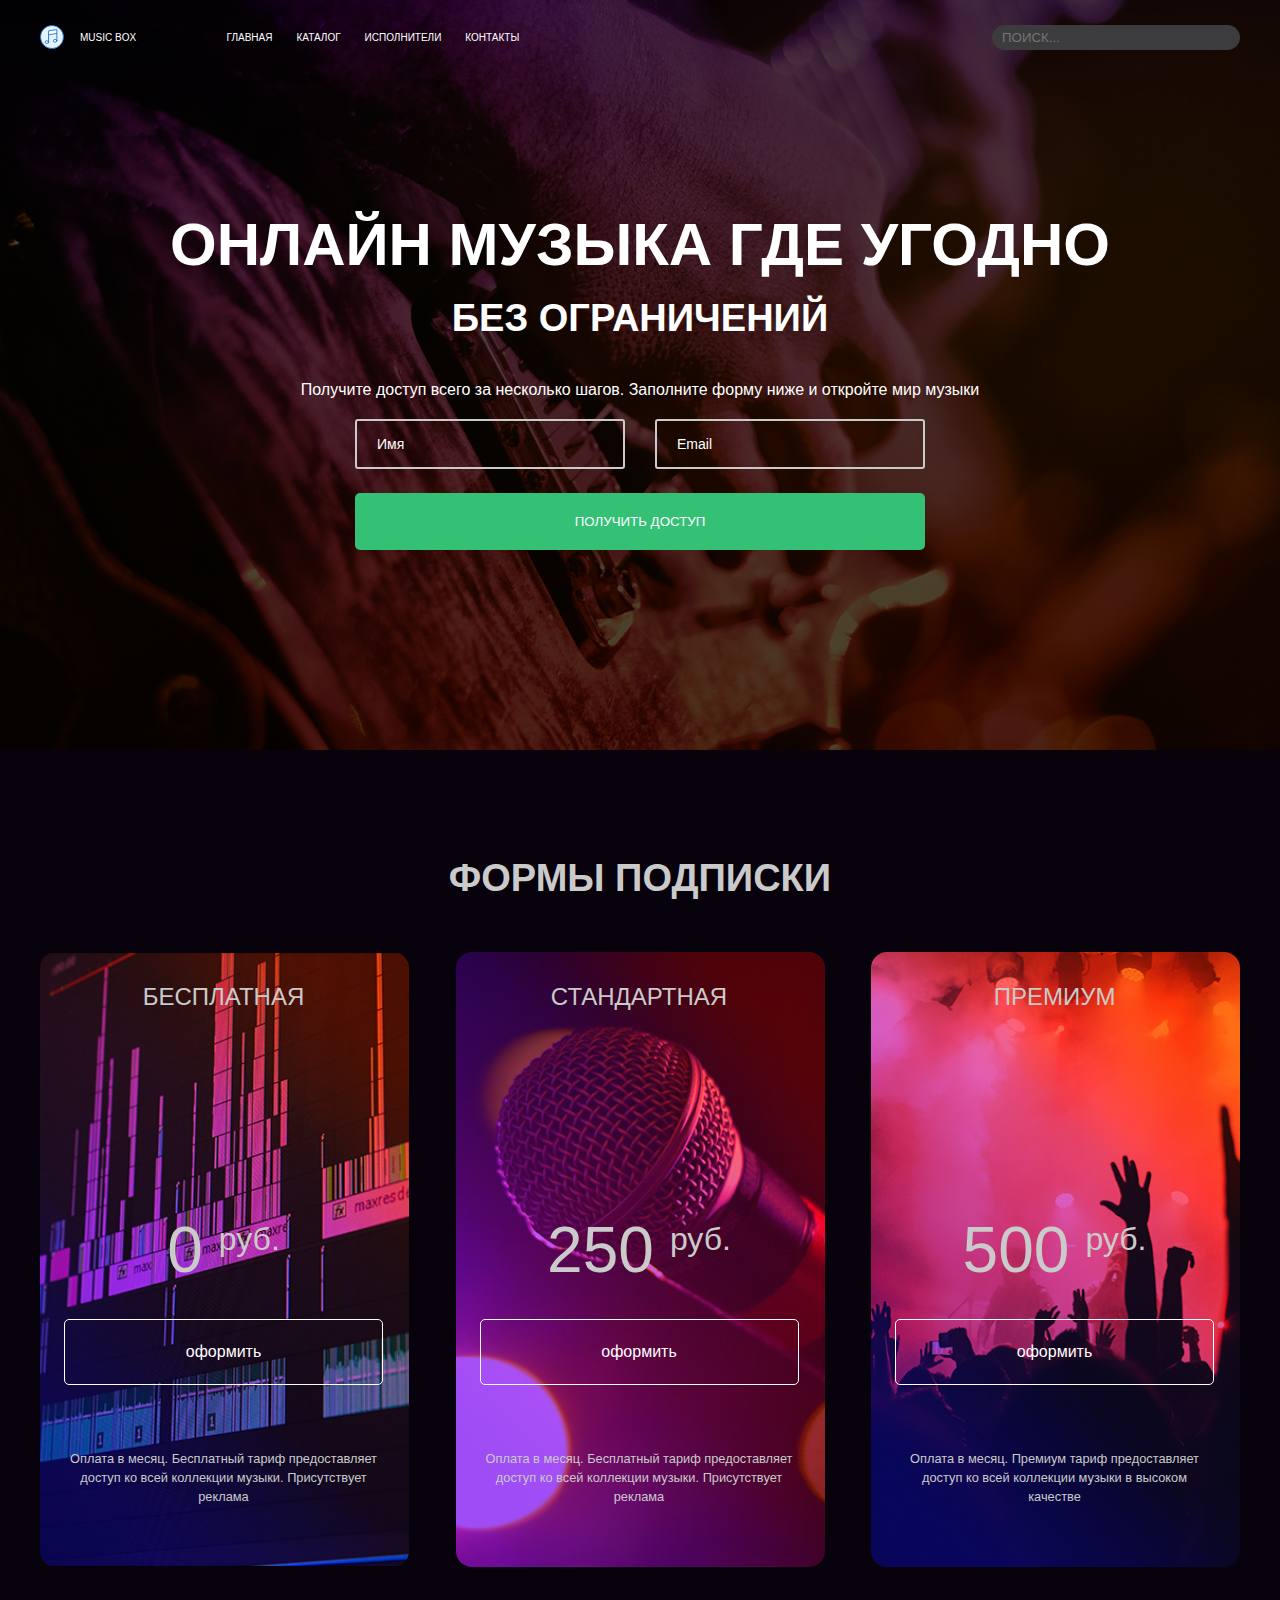
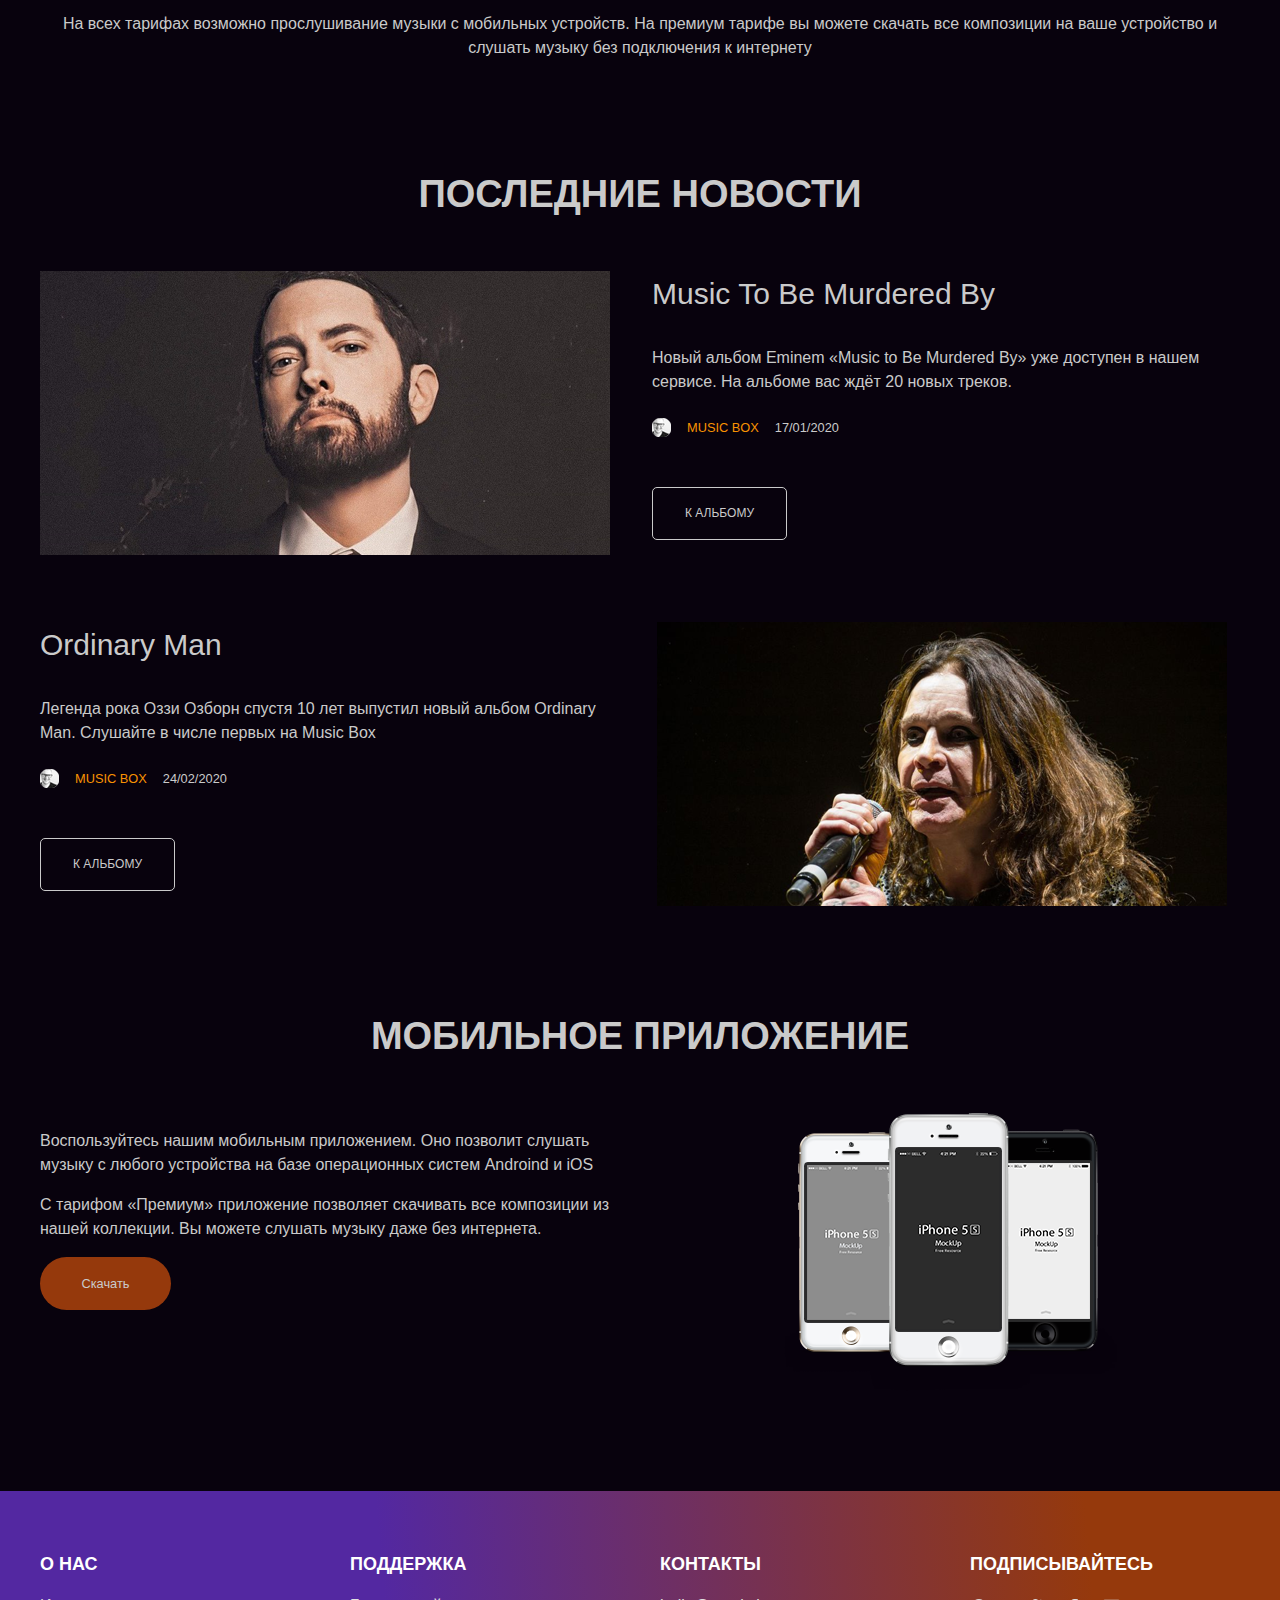
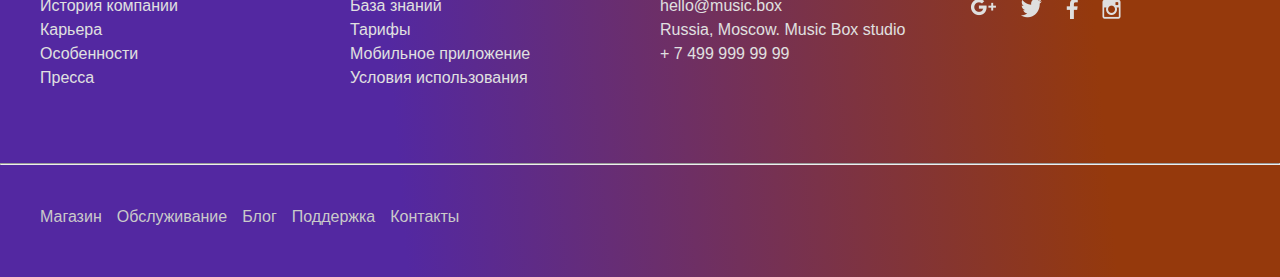
<file: src/index.html>
<!DOCTYPE html>
<html lang="en">

<head>
   <meta charset="UTF-8">
   <meta name="viewport" content="width=device-width, initial-scale=1.0">
   <title> Портал "Music Box". AlexanderK-coder/project-lvl2</title>
   <link rel="stylesheet" href="./css/app.css">

</head>

<body>
   <div class="header d-flex jc-between container">
      <div class="logo d-flex">
         <div class="logo-image"> <img src="./images/logo.svg" alt="Логотип портала Music Box"></div>
         <div class="logo-title color-white">music box</div>
      </div>
      <div class="nav">
         <nav class="menu">
            <ul class="ul-menu d-flex color-white">
               <li><a href="index.html" class="white">главная</a></li>
               <li><a href="artist.html">каталог</a></li>
               <li><a href="artist.html">исполнители</a></li>
               <li><a href="artist.html">контакты</a></li>
            </ul>
         </nav>
      </div>
      <input name="search" class="input" type="search" placeholder="поиск...">
   </div>
   <section id="page-description" class="banner">
      <div class="container desc">
         <div class=" main-title jc-center t-align-center color-white">
            <h1>онлайн музыка где угодно</h1>
            <h2>без ограничений</h2>
            <p class="sub">Получите доступ всего за несколько шагов. Заполните форму ниже и откройте мир
               музыки</p>
         </div>
         <div class="d-flex flex-wrap">
            <form class="form">
               <input class="form-input" type="text" name="username" placeholder="Имя" />
               <input class="form-input" type="email" name="email" placeholder="Email" />
               <button class="btn btn-form" type="submit">Получить доступ</button>
            </form>
         </div>
      </div>
   </section>
   <section id="page-pricing">
      <div class="container t-align-center">
         <h2>формы подписки</h2>

         <div class="card-container d-flex flex-wrap jc-between">
            <div class="card bg-card-1">
               <div class="card-type d-flex jc-between">
                  <h3 class="card-title">бесплатная</h3>
                  <p class="card-price">0<sup class="card-value">руб.</sup></p>
                  <a href="#" class="btn btn-card w-100" type="submit">оформить</a>
                  <p class="card-text">
                     Оплата в месяц. Бесплатный тариф предоставляет доступ ко всей коллекции музыки.
                     Присутствует реклама
                  </p>
               </div>
            </div>
            <div class="card bg-card-2 ">
               <div class="card-type d-flex jc-between">
                  <h3 class="card-title">стандартная</h3>
                  <p class="card-price">250<sup class="card-value">руб.</sup></p>
                  <a href="#" class="btn btn-card w-100" type="submit">оформить</a>
                  <p class="card-text">
                     Оплата в месяц. Бесплатный тариф предоставляет доступ ко всей коллекции музыки.
                     Присутствует реклама
                  </p>
               </div>
            </div>
            <div class="card bg-card-3 ">
               <div class="card-type d-flex jc-between">
                  <h3 class="card-title">премиум</h3>
                  <p class="card-price">500<sup class="card-value">руб.</sup></p>
                  <a href="#" class="btn btn-card w-100" type="submit">оформить</a>
                  <p class="card-text">
                     Оплата в месяц. Премиум тариф предоставляет доступ ко всей коллекции музыки в высоком
                     качестве
                  </p>
               </div>
            </div>
         </div>
         <p class="page-text">На всех тарифах возможно прослушивание музыки с мобильных устройств. На премиум
            тарифе
            вы можете скачать все композиции на ваше устройство и слушать музыку без подключения к интернету</p>
      </div>
   </section>
   <section id="page-news">
      <div class="container">
         <h2>последние новости</h2>
         <div class="news-item">
            <div class="foto-1">
               <img src="./images/Music to Be Murdered By.png"
                  alt="Фото обложки нового альбома Eminem «Music to Be Murdered By»">
            </div>
            <div class="news-info">
               <div class="news-body">
                  <h3>Music to Be Murdered By</h3>
                  <p>Новый альбом Eminem «Music to Be Murdered By» уже доступен в нашем сервисе. На альбоме вас
                     ждёт
                     20
                     новых треков. </p>
               </div>
               <div class="news-footer">
                  <div class="news-author">
                     <div class="avatar"></div>
                     <div class="autor">
                        MUSIC BOX
                     </div>
                     <div class="date">
                        17/01/2020
                     </div>
                  </div>

                  <div class="feed">
                     <a href="#" class="btn btn-feed">к альбому</a>
                  </div>
               </div>
            </div>
         </div>
         <div class="news-item-2">
            <div class="news-info item2">
               <div class="news-body">
                  <h3>Ordinary Man</h3>
                  <p>Легенда рока Оззи Озборн спустя 10 лет выпустил новый альбом Ordinary Man. Слушайте в числе
                     первых
                     на Music Box</p>
               </div>
               <div class="news-footer">
                  <div class="news-author">
                     <div class="avatar"></div>
                     <div class="autor">
                        MUSIC BOX
                     </div>
                     <div class="date">
                        24/02/2020
                     </div>
                  </div>
                  <div class="feed">
                     <a href="#" class="btn btn-feed">к альбому</a>
                  </div>
               </div>
            </div>
            <div class="foto-2">
               <img src="./images/Ordinary Man.png" alt="Фото Легенды рока Оззи Озборна">
            </div>
         </div>
      </div>
   </section>
   <section id="page-app">
      <div class="container">
         <h2>мобильное приложение</h2>
         <div class="app-flex">
            <div class="app-text">
               <p class="app-text-1">Воспользуйтесь нашим мобильным приложением. Оно позволит слушать музыку с любого
                  устройства на
                  базе
                  операционных систем Androind и iOS</p>

               <p>С тарифом «Премиум» приложение позволяет скачивать все композиции из нашей коллекции. Вы можете
                  слушать музыку даже без интернета.</p>
               <a href="#" class="btn btn-download">Cкачать</a>
            </div>
            <div class="iphone">
               <img src="./images/iphone.png" alt="Фото айфонов">
            </div>
         </div>
      </div>
   </section>
   <footer class="footer">
      <div class="container">
         <div class="links-container">
            <div class="links-item">
               <h2 class="links-title">о нас</h2>
               <ul>
                  <li><a href="#">История компании</a></li>
                  <li><a href="#">Карьера</a></li>
                  <li><a href="#">Особенности</a></li>
                  <li><a href="#">Пресса</a></li>
               </ul>
            </div>

            <div class="links-item">
               <h2 class="links-title">поддержка</h2>
               <ul>
                  <li><a href="#">База знаний</a></li>
                  <li><a href="#">Тарифы</a></li>
                  <li><a href="#">Мобильное приложение</a></li>
                  <li><a href="#">Условия использования</a></li>
               </ul>
            </div>

            <div class="links-item">
               <h2 class="links-title ">контакты</h2>
               <ul>
                  <li class="special"><a href="#">hello@music.box</a></li>
                  <li class="adress">Russia, Moscow. Music Box studio</li>
                  <li class="special"><a href="#">+ 7 499 999 99 99</a></li>
               </ul>
            </div>

            <div class="links-img">
               <h2 class="exclude">подписывайтесь</h2>
               <ul>
                  <li>
                     <a href="#">
                        <img src="./images/Google+.png" alt="Логотип Google" />
                     </a>
                  </li>
                  <li>
                     <a href="#">
                        <img src="./images/Twitter.png" alt="Логотип twitter" />
                     </a>
                  </li>
                  <li>
                     <a href="#">
                        <img src="./images/Facebook.png" alt="Логотип Facebook" />
                     </a>
                  </li>
                  <li>
                     <a href="#">
                        <img src="./images/Instagram.png" alt="Логотип Instagram" />
                     </a>
                  </li>
               </ul>
            </div>
         </div>
      </div>
      <hr />

      <div class="links-last container">
         <ul>
            <li><a href="#">Магазин</a></li>
            <li><a href="#">Обслуживание</a></li>
            <li><a href="#">Блог</a></li>
            <li><a href="#">Поддержка</a></li>
            <li><a href="#">Контакты</a></li>
         </ul>
      </div>

   </footer>
</body>

</html>
</file>
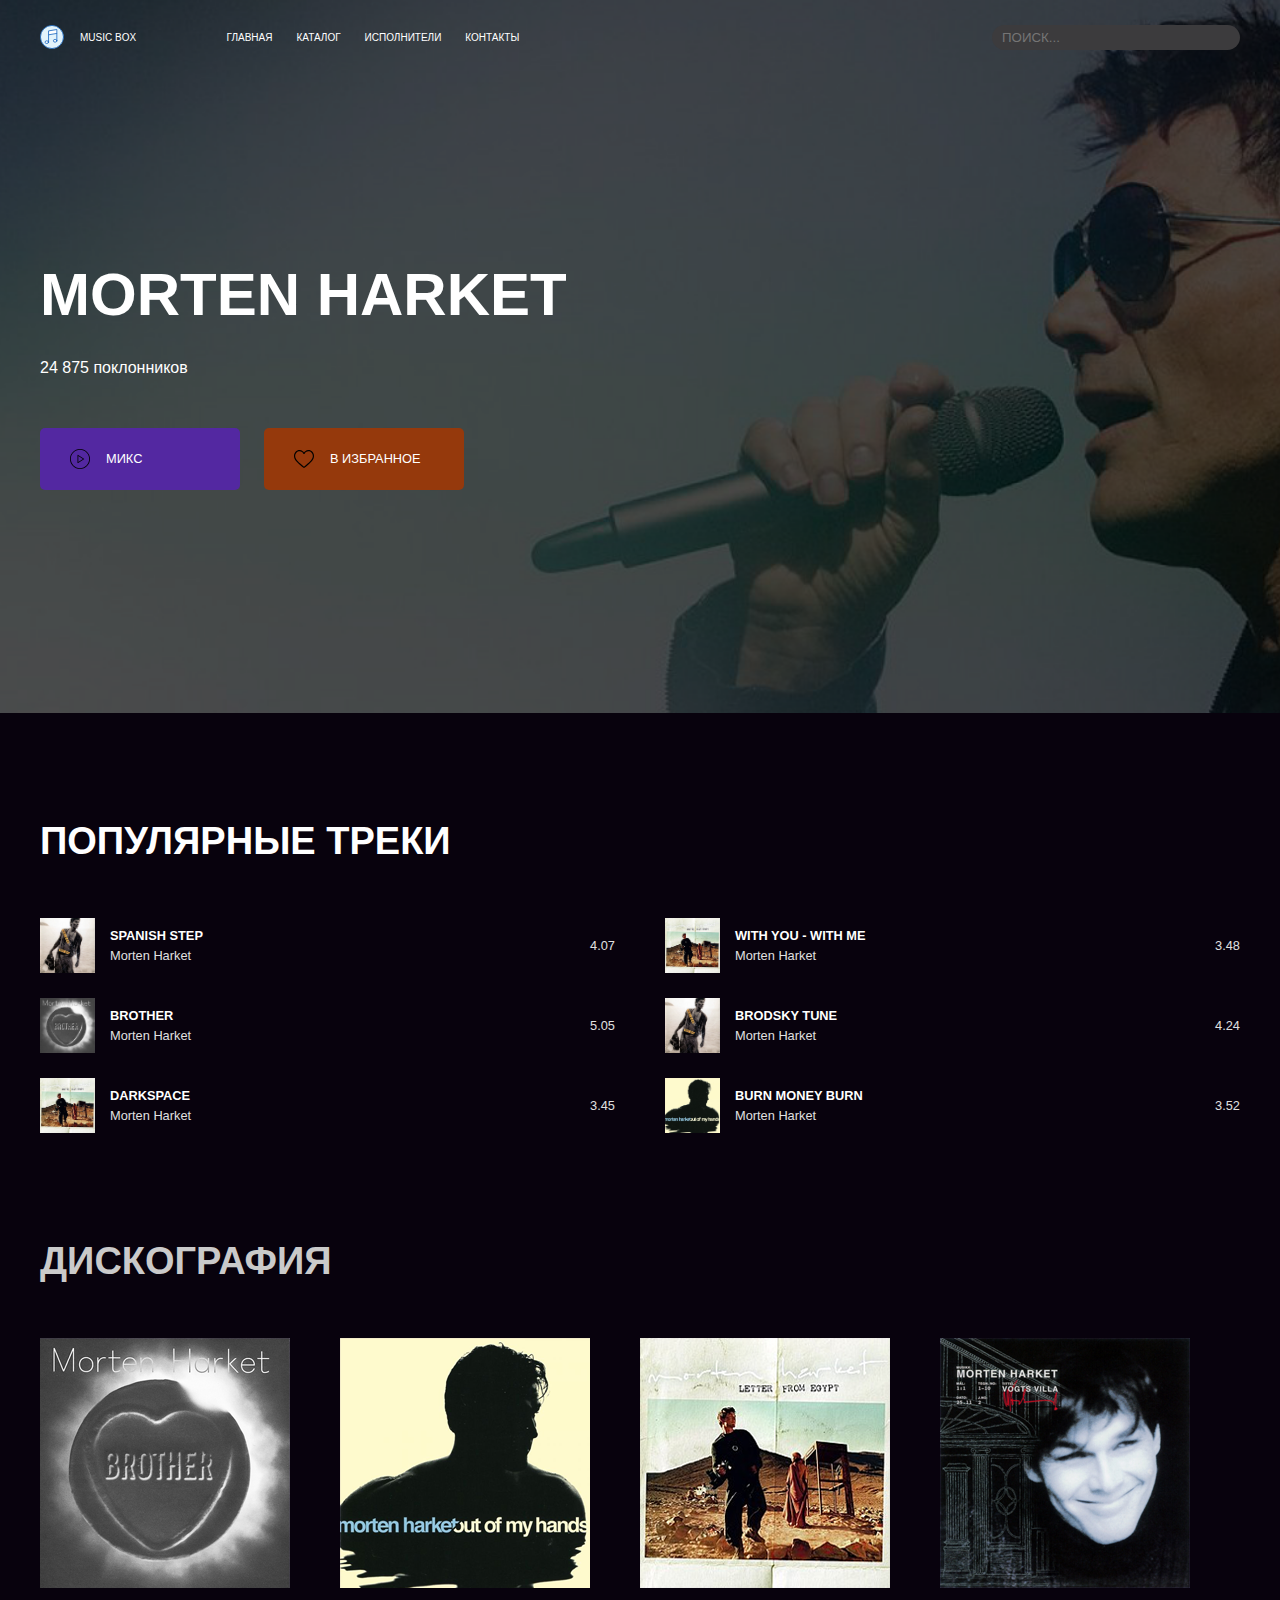
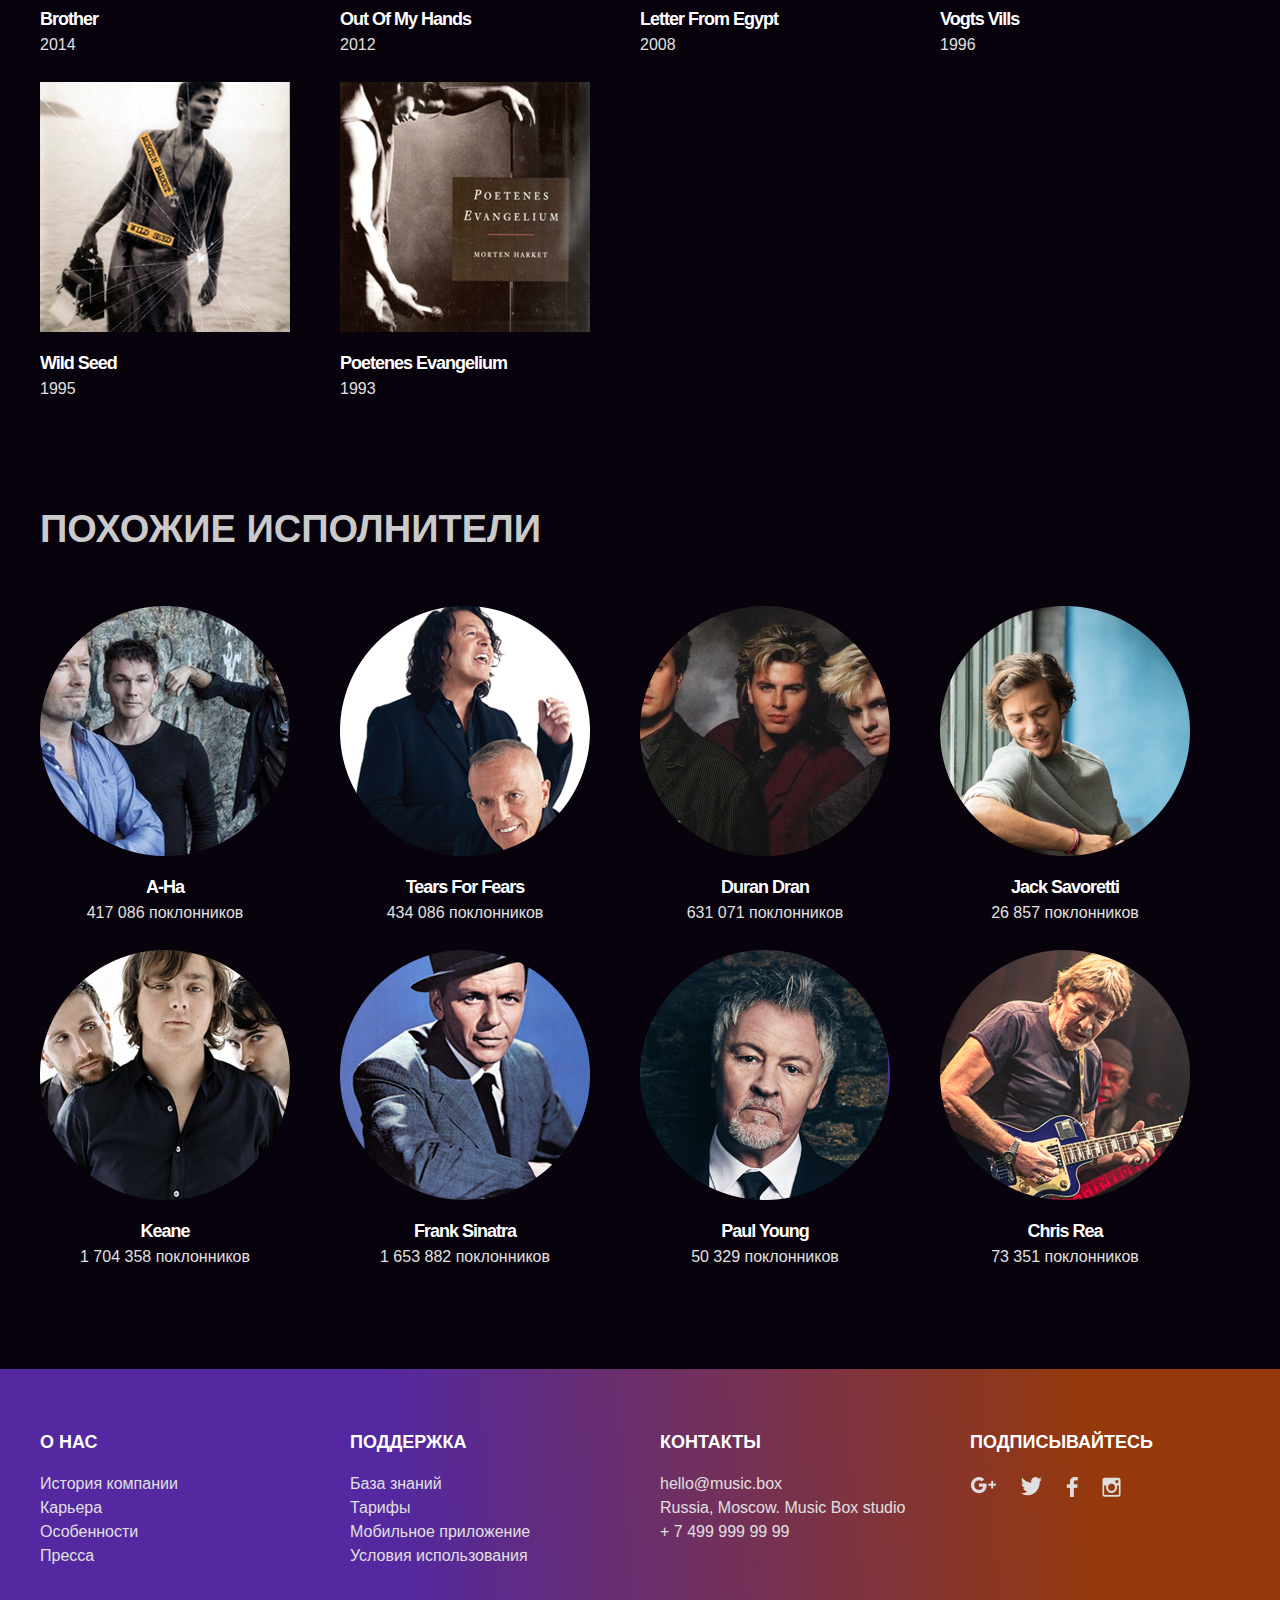
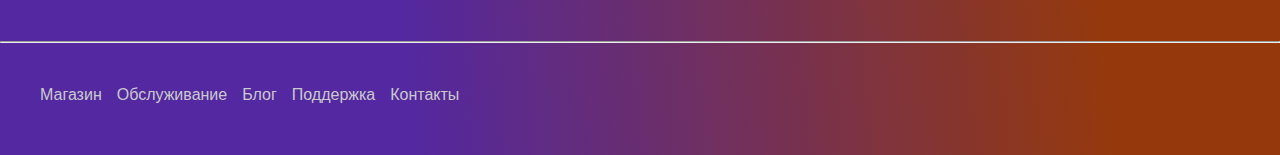
<file: src/artist.html>
<!DOCTYPE html>
<html lang="en">

<head>
   <meta charset="UTF-8">
   <meta name="viewport" content="width=device-width, initial-scale=1.0">
   <title>Портал «Music Box». AlexanderK-coder/project-lvl2</title>
   <link rel="stylesheet" href="./css/app.css">
</head>

<body>
   <div class="header d-flex jc-between container">
      <div class="logo d-flex">
         <div class="logo-image"> <img src="./images/logo.svg" alt="Логотип портала Music Box"></div>
         <div class="logo-title color-white">music box</div>

      </div>
      <div class="nav">
         <nav class="menu">
            <ul class="ul-menu d-flex color-white">
               <li><a href="index.html" class="white">главная</a></li>
               <li><a href="artist.html">каталог</a></li>
               <li><a href="artist.html">исполнители</a></li>
               <li><a href="artist.html">контакты</a></li>
            </ul>
         </nav>
      </div>
      <input name="search" class="input" type="search" placeholder="поиск...">
   </div>
   <section id="page-description" class="artists-banner">
      <div class="container art-desc">
         <div class=" color-white ">
            <h1>Morten Harket</h1>
            <p class="sub-art">24 875 поклонников</p>
            <div class="choose d-flex flex-wrap jc-start">
               <button class="btn btn-description-purple color-white">
                  <img src="./images/play-button.svg" class="btn-icon" alt="play-button icon" />
                  Микс
               </button>
               <button class="btn btn-description-red color-white">
                  <img src="./images/heart.svg" class="btn-icon" alt="heart-button icon" />
                  В избранное
               </button>

            </div>
         </div>

      </div>
   </section>
   <section id="page-popular-track">
      <div class="container">
         <h2 class="tracks">популярные треки</h2>
         <div class="tracks-container d-flex flex-wrap jc-between">
            <div class="track d-flex jc-between">
               <img src="./images/Wild Seed.png" alt="Обложка альбома Wild Seed">
               <div class="track-info d-flex jc-center">
                  <h3 class="track-name">spanish step</h3>
                  <span class="artist">Morten Harket</span>
               </div>
               <div class="block"></div>
               <div class="track-timing">4.07</div>

            </div>
            <div class="track d-flex jc-between">
               <img src="./images/Letter from Egypt.png" alt="Обложка альбома Letter from Egypt">
               <div class="track-info d-flex jc-center">
                  <h3 class="track-name">with you - with me</h3>
                  <span class="artist">Morten Harket</span>
               </div>
               <div class="block"></div>
               <div class="track-timing">3.48</div>

            </div>
            <div class="track d-flex jc-between">
               <img src="./images/Brother.png" alt="Обложка альбома Brother">
               <div class="track-info d-flex jc-center">
                  <h3 class="track-name">brother</h3>
                  <span class="artist">Morten Harket</span>
               </div>
               <div class="block"></div>
               <div class="track-timing">5.05</div>

            </div>
            <div class="track d-flex jc-between">
               <img src="./images/Wild Seed.png" alt="Обложка альбома Wild Seed">
               <div class="track-info d-flex jc-center">
                  <h3 class="track-name">brodsky tune</h3>
                  <span class="artist">Morten Harket</span>
               </div>
               <div class="block"></div>
               <div class="track-timing">4.24</div>

            </div>
            <div class="track d-flex jc-between">
               <img src="./images/Letter from Egypt.png" alt="Обложка альбома Letter from Egypt">
               <div class="track-info d-flex jc-center">
                  <h3 class="track-name">darkspace</h3>
                  <span class="artist">Morten Harket</span>
               </div>
               <div class="block"></div>
               <div class="track-timing">3.45</div>

            </div>
            <div class="track d-flex jc-between">
               <img src="./images/Out of My Hands.png" alt="Обложка альбома Out of My Hands">
               <div class="track-info d-flex jc-center">
                  <h3 class="track-name">burn money burn</h3>
                  <span class="artist">Morten Harket</span>
               </div>
               <div class="block"></div>
               <div class="track-timing">3.52</div>

            </div>

         </div>

      </div>
   </section>
   <section id="page-discography">
      <div class="container">
         <h2 class="title">дискография</h2>
         <div class="d-flex flex-wrap jc-start">
            <div class="item">
               <img src="./images/Brother.png" alt="Обложка альбома Brother">
               <h3 class="item-name">brother</h3>
               <div class="item-date">2014</div>
            </div>
            <div class="item">
               <img src="./images/Out of My Hands.png" alt="Обложка альбома Out Of My Hands">
               <h3 class="item-name">out of my hands</h3>
               <div class="item-date">2012</div>
            </div>
            <div class="item">
               <img src="./images/Letter from Egypt.png" alt="Обложка альбома Letter From Egypt">
               <h3 class="item-name">letter from Egypt</h3>
               <div class="item-date">2008</div>
            </div>
            <div class="item">
               <img src="./images/Vogts Villa.png" alt="Обложка альбома Vogts Vills">
               <h3 class="item-name">vogts vills</h3>
               <div class="item-date">1996</div>
            </div>
            <div class="item">
               <img src="./images/Wild Seed.png" alt="Обложка альбома Wild Seed">
               <h3 class="item-name">wild seed</h3>
               <div class="item-date">1995</div>
            </div>
            <div class="item">
               <img src="./images/Poetenes Evangelium.png" alt="Обложка альбома Poetenes Evangelium">
               <h3 class="item-name">poetenes evangelium</h3>
               <div class="item-date">1993</div>
            </div>
         </div>
      </div>
   </section>
   <section id="page-similar">
      <div class="container">
         <h2 class="title">похожие исполнители</h2>
         <div class="d-flex flex-wrap t-align-center">
            <div class="item">
               <div><img src="./images/A-ha.png" alt="Фото группы A-ha">
               </div>
               <h3 class="item-name">a-ha</h3>
               <div class="item-info">
                  <p>417 086 поклонников</p>
               </div>
            </div>
            <div class="item">
               <img src="./images/Tears for Fears.png" alt="Фото группы Tears for Fears">
               <h3 class="item-name">tears for fears</h3>
               <div class="item-info ">
                  <p>434 086 поклонников</p>
               </div>
            </div>
            <div class="item">
               <img src="./images/Duran Duran.png" alt="Фото певца Duran Duran">
               <h3 class="item-name">duran dran</h3>
               <div class="item-info">
                  <p>631 071 поклонников</p>
               </div>
            </div>
            <div class="item">
               <img src="./images/Jack Savoretti.png" alt="Фото исполнителя Jack Savoretti">
               <h3 class="item-name">jack savoretti</h3>
               <div class="item-info">
                  <p>26 857 поклонников</p>
               </div>
            </div>
            <div class="item">
               <img src="./images/Keane.png" alt="Фото исполнителя Keane">
               <h3 class="item-name">keane</h3>
               <div class="item-info">
                  <p>1 704 358 поклонников</p>
               </div>
            </div>
            <div class="item">
               <img src="./images/Frank Sinatra.png" alt="Фото исполнителя Frank Sinatra">
               <h3 class="item-name">frank sinatra</h3>
               <div class="item-info">
                  <p>1 653 882 поклонников</p>
               </div>
            </div>
            <div class="item">
               <img src="./images/Paul Young.png" alt="Фото исполнителя Paul Young">
               <h3 class="item-name">paul young</h3>
               <div class="item-info">
                  <p>50 329 поклонников</p>
               </div>
            </div>
            <div class="item">
               <img src="./images/Chris Rea.png" alt="Фото исполнителя Chris Rea">
               <h3 class="item-name">chris rea</h3>
               <div class="item-info">
                  <p>73 351 поклонников</p>
               </div>
            </div>
         </div>
      </div>
   </section>
   <footer class="footer">
      <div class="container">
         <div class="links-container">
            <div class="links-item">
               <h2 class="links-title">о нас</h2>
               <ul>
                  <li><a href="#">История компании</a></li>
                  <li><a href="#">Карьера</a></li>
                  <li><a href="#">Особенности</a></li>
                  <li><a href="#">Пресса</a></li>
               </ul>
            </div>

            <div class="links-item">
               <h2 class="links-title">поддержка</h2>
               <ul>
                  <li><a href="#">База знаний</a></li>
                  <li><a href="#">Тарифы</a></li>
                  <li><a href="#">Мобильное приложение</a></li>
                  <li><a href="#">Условия использования</a></li>
               </ul>
            </div>

            <div class="links-item">
               <h2 class="links-title ">контакты</h2>
               <ul>
                  <li class="special"><a href="#">hello@music.box</a></li>
                  <li class="adress">Russia, Moscow. Music Box studio</li>
                  <li class="special"><a href="#">+ 7 499 999 99 99</a></li>
               </ul>
            </div>

            <div class="links-img">
               <h2 class="exclude">подписывайтесь</h2>
               <ul>
                  <li>
                     <a href="#">
                        <img src="./images/Google+.png" alt="Логотип Google" />
                     </a>
                  </li>
                  <li>
                     <a href="#">
                        <img src="./images/Twitter.png" alt="Логотип twitter" />
                     </a>
                  </li>
                  <li>
                     <a href="#">
                        <img src="./images/Facebook.png" alt="Логотип Facebook" />
                     </a>
                  </li>
                  <li>
                     <a href="#">
                        <img src="./images/Instagram.png" alt="Логотип Instagram" />
                     </a>
                  </li>
               </ul>
            </div>
         </div>
      </div>
      <hr />

      <div class="links-last container">
         <ul>
            <li><a href="#">Магазин</a></li>
            <li><a href="#">Обслуживание</a></li>
            <li><a href="#">Блог</a></li>
            <li><a href="#">Поддержка</a></li>
            <li><a href="#">Контакты</a></li>
         </ul>
      </div>

   </footer>
</body>

</html>
</file>
<file: src/css/app.css>
@font-face {
  font-family: "Roboto-Regular";
  src: url("../fonts/Roboto-Regular.ttf") format("truetype");
}

@font-face {
  font-family: "Roboto-Bold";
  src: url("../fonts/Roboto-Bold.ttf") format("truetype");
}

@font-face {
  font-family: "Roboto-Medium";
  src: url("../fonts/Roboto-Medium.ttf") format("truetype");
}

* {
  box-sizing: border-box;
}

html {
  font-family: "Roboto", sans-serif;
  font-size: 18px;
  line-height: 1.5;
  color: #cacaca;
  background-color: #08020d;
}

html,
body,
h1,
h2,
h3,
p,
ul,
div,
form,
input,
hr,
span,
button {
  padding: 0;
  margin: 0;
}

section {
  padding: 100px 0 0 0;
}

.container {
  max-width: 1200px;
  padding: 0;
  margin: 0 auto;
}

@media (max-width: 414px) {
  .container {
    padding: 0 20px 0 20px;
    margin: 0 auto;
  }
}

ul {
  list-style: none;
  text-decoration-style: unset;
}

input {
  color: inherit;
  border: none;
}

input::placeholder {
  color: inherit;
  border: none;
}

a {
  color: inherit;
  text-decoration: none;
}

.t-align-center {
  text-align: center;
}

.t-align-start {
  text-align: start;
}

.w-100 {
  width: 100%;
}

.color-white {
  color: #fff;
}

.bg-black {
  background-color: #08020d;
}

.d-flex {
  display: flex;
}

.flex-wrap {
  flex-wrap: wrap;
}

.jc-center {
  justify-content: center;
}

.jc-between {
  justify-content: space-between;
}

.jc-start {
  justify-content: flex-start;
}

.pb-0 {
  padding-bottom: 0;
}

.mb-0 {
  margin-bottom: 0;
}

.mt-50 {
  margin-top: 50px;
}

.mt-65 {
  margin-top: 65px;
}

#page-description {
  padding-top: 200px;
  padding-bottom: 200px;
}

#page-description h1 {
  font-size: 60px;
  font-style: normal;
  font-weight: bold;
  line-height: 90px;
  text-transform: uppercase;
}

@media (max-width: 414px) {
  #page-description h1 {
    font-size: 30px;
    font-style: normal;
    font-weight: bold;
    line-height: 45px;
    text-transform: uppercase;
  }
}

h2 {
  font-size: 38px;
  font-style: normal;
  font-weight: bold;
  line-height: 57px;
  text-transform: uppercase;
}

#page-description h2 {
  font-size: 38px;
  font-style: normal;
  font-weight: bold;
  line-height: 57px;
  text-transform: uppercase;
}

@media (max-width: 414px) {
  #page-description h2 {
    font-size: 18px;
    font-style: normal;
    font-weight: bold;
    line-height: 27px;
    text-transform: uppercase;
  }
}

#page-description .sub {
  margin-top: 31px;
  margin-bottom: 17px;
  font-size: 16px;
  font-style: normal;
  font-weight: normal;
  line-height: 24px;
}

@media (max-width: 414px) {
  #page-description .sub {
    margin-top: 16px;
    margin-bottom: 17px;
  }
}

#page-description .sub-art {
  margin-top: 16px;
  margin-bottom: 48px;
  font-size: 16px;
  font-style: normal;
  font-weight: normal;
  line-height: 24px;
}

.desc {
  margin-top: 0;
}

@media (max-width: 414px) {
  .desc {
    margin-top: 48px;
  }
}

.art-desc {
  margin-top: 50px;
}

@media (max-width: 414px) {
  .art-desc {
    margin-top: 25px;
  }
}

.banner {
  height: 750px;
  background-image: url("../images/banner.png");
  background-position: center;
  background-size: cover;
}

@media (max-width: 414px) {
  .banner {
    height: 853px;
  }
}

.artists-banner {
  height: 713px;
  background-image: url("../images/Morten Harket.png");
  background-position: center;
  background-size: cover;
}

@media (max-width: 414px) {
  .artists-banner {
    height: 730px;
  }
}

#page-pricing {
  width: 1240px;
  height: 908px;
  margin: 0 auto;
}

@media (max-width: 414px) {
  #page-pricing {
    max-width: 414px;
    height: auto;
    margin: 0;
  }
}

#page-pricing h2 {
  font-size: 38px;
  font-style: normal;
  font-weight: bold;
  line-height: 57px;
  text-transform: uppercase;
}

@media (max-width: 414px) {
  #page-pricing h2 {
    font-size: 18px;
    font-style: normal;
    font-weight: bold;
    line-height: 27px;
    text-transform: uppercase;
  }
}

#page-pricing .card-container {
  width: 100%;
  padding: 0;
  margin: 45px auto;
}

@media (max-width: 414px) {
  #page-pricing .card-container {
    max-width: 374px;
    margin: 45px 0 19px 0;
  }
}

#page-news {
  max-width: 1240px;
  margin: 8px auto 0 auto;
}

@media (max-width: 414px) {
  #page-news {
    width: 100%;
    height: 1239px;
  }
}

#page-news .news-item,
#page-news .news-item-2 {
  display: flex;
  flex-wrap: wrap;
  height: 286px;
}

@media (max-width: 414px) {
  #page-news .news-item,
  #page-news .news-item-2 {
    width: 100%;
    height: 500px;
  }
}

@media (max-width: 414px) {
  #page-news .news-item-2 .foto-2 {
    order: -1;
  }
}

#page-news .news-item {
  margin-top: 48px;
}

#page-news .news-item-2 {
  margin-top: 65px;
}

@media (max-width: 414px) {
  #page-news .news-item-2 {
    margin-top: 55px;
  }
}

#page-news .news-info {
  max-width: 575px;
  max-height: 286px;
  margin-left: 42px;
  text-align: left;
}

@media (max-width: 414px) {
  #page-news .news-info {
    height: auto;
    margin-top: 43px;
    margin-bottom: 0;
    margin-left: 0;
  }
}

#page-news .item2 {
  margin-right: 42px;
  margin-bottom: 28px;
  margin-left: 0;
}

@media (max-width: 414px) {
  #page-news .item2 {
    height: auto;
    margin-right: 0;
    margin-bottom: 0;
  }
}

.track h3 {
  font-size: 12.8px;
  font-style: normal;

  /* font-weight: normal; */
  font-weight: bold;
  line-height: 19.2px;
  color: #fff;
  text-transform: uppercase;
}

#page-news .news-body h3 {
  font-size: 30px;
  font-style: normal;
  font-weight: normal;
  line-height: 45px;
  text-transform: capitalize;
}

@media (max-width: 414px) {
  #page-news .news-body h3 {
    font-size: 16px;
    font-style: normal;
    font-weight: normal;
    line-height: 24px;
    text-transform: capitalize;
  }
}

#page-news .news-body p {
  margin-top: 30px;
  margin-bottom: 24px;
  font-size: 16px;
  font-style: normal;
  font-weight: normal;
  line-height: 24px;
  color: #cacaca;
}

@media (max-width: 414px) {
  #page-news .news-body p {
    padding-top: 0;
    margin-top: 16px;
  }
}

#page-news .news-footer .news-author {
  display: flex;
  margin-bottom: 50px;
}

@media (max-width: 414px) {
  #page-news .news-footer .news-author {
    margin-bottom: 45px;
  }
}

#page-news .news-footer .avatar {
  width: 19px;
  height: 19px;
  background-image: url(/src/images/avatar.png);
}

#page-news .news-footer .autor {
  margin-left: 16px;
  font-size: 12.8px;
  font-style: normal;
  font-weight: normal;
  line-height: 19.2px;
  color: #f89202;
}

#page-news .news-footer .date {
  margin-left: 16px;
  font-size: 12.8px;
  font-style: normal;
  font-weight: normal;
  line-height: 19.2px;
  color: #cacaca;
}

#page-news h2 {
  font-size: 38px;
  font-style: normal;
  font-weight: bold;
  line-height: 57px;
  text-align: center;
  text-transform: uppercase;
}

@media (max-width: 414px) {
  #page-news h2 {
    font-size: 18px;
    font-style: normal;
    font-weight: bold;
    line-height: 27px;
    text-transform: uppercase;
  }
}

.track img {
  width: 55px;
  height: 55px;
}

#page-news .foto-1,
#page-news .foto-2 {
  max-width: 575px;
  max-height: 286px;
}

@media (max-width: 414px) {
  #page-news .foto-1,
  #page-news .foto-2 {
    height: 186px;
    padding: 0;
  }
}

.logo img {
  flex: 0 0 24px;
  width: 100%;
  height: 100%;
}

.footer .links-container img {
  max-height: 20px;
  margin-top: 5px;
}

#page-news .foto-1 img,
#page-news .foto-2 img {
  width: 100%;
  height: auto;
}

#page-news .feed {
  width: 135px;
}

#page-app {
  max-width: 1240px;
  height: 483px;
  margin: 0 auto 0 auto;
  text-align: center;
}

@media (max-width: 414px) {
  #page-app {
    height: 722px;
  }
}

@media (max-width: 414px) {
  h2 {
    font-size: 18px;
    font-style: normal;
    font-weight: bold;
    line-height: 27px;
    text-transform: uppercase;
  }
}

.app-text {
  width: 600px;
  height: 112px;
  margin-top: 64px;
  font-size: 16px;
  font-style: normal;
  font-weight: normal;
  line-height: 24px;
  color: #cacaca;
  text-align: left;
}

@media (max-width: 414px) {
  .app-text {
    width: 370px;
    height: 184px;
    margin-top: 16px;
  }
}

.app-text .app-text-1 {
  height: 48px;
  margin-bottom: 16px;
}

@media (max-width: 414px) {
  .app-text .app-text-1 {
    height: 96px;
  }
}

.iphone {
  width: 333px;
  height: 278px;
  margin-top: 48px;
  margin-left: 144px;
}

@media (max-width: 414px) {
  .iphone {
    margin-left: 20px;
  }
}

.app-flex {
  display: flex;
  flex-direction: row;
}

@media (max-width: 414px) {
  .app-flex {
    display: flex;
    flex-direction: column-reverse;
  }
}

#page-similar {
  width: 1240px;
  margin: 0 auto;
}

@media (max-width: 414px) {
  #page-similar {
    max-width: 414px;
    height: auto;
    margin: 0;
  }
}

#page-similar .item {
  width: 250px;
  margin: 25px 50px 0 0;
}

@media (max-width: 414px) {
  #page-similar .item {
    width: 137px;
  }

  #page-similar .item .item-bottom {
    margin-bottom: 0;
  }
}

#page-similar .item img {
  max-width: 100%;
  border: 0;
}

#page-similar .item-name {
  max-width: 100%;
  margin-top: 10px;
  font-size: 18px;
  font-style: normal;
  font-weight: bold;
  line-height: 27px;
  color: #fff;
  text-transform: capitalize;
  letter-spacing: -1px;
}

#page-similar .item-info {
  font-size: 16px;
  font-style: normal;
  font-weight: normal;
  line-height: 24px;
  color: #e0e0e0;
}

#page-popular-track {
  width: 1240px;
  min-height: 420px;
  margin: 0 auto;
}

@media (max-width: 414px) {
  #page-popular-track {
    max-width: 414px;
    height: auto;
    min-height: 630px;
    margin: 0;
  }
}

#page-popular-track .tracks {
  margin-bottom: 23px;
  font-size: 38px;
  font-style: normal;
  font-weight: bold;
  line-height: 57px;
  color: #fff;
  text-transform: uppercase;
}

@media (max-width: 414px) {
  #page-popular-track .tracks {
    font-size: 18px;
    font-style: normal;
    font-weight: bold;
    line-height: 27px;
    text-transform: uppercase;
  }
}

.track {
  width: 575px;
  margin-top: 25px;
}

@media (max-width: 414px) {
  .track {
    width: 374px;
  }
}

.track-info {
  flex-direction: column;
  padding-left: 15px;
}

.track-timing {
  margin: auto;
  font-size: 12.8px;
  font-style: normal;
  font-weight: normal;
  line-height: 19.2px;
  color: #e0e0e0;
}

.track span {
  font-size: 12.8px;
  font-style: normal;
  font-weight: normal;
  line-height: 19.2px;
  color: #e0e0e0;
}

.track .block {
  flex-grow: 1;
}

#page-discography {
  width: 1240px;
  margin: 0 auto;
  text-align: left;
}

@media (max-width: 414px) {
  #page-discography {
    max-width: 414px;
    height: auto;
    margin: 0;
  }
}

#page-discography .item {
  width: 250px;
  margin: 25px 50px 0 0;
}

@media (max-width: 414px) {
  #page-discography .item {
    width: 137px;
  }
}

#page-discography .item img {
  width: 100%;
  padding: 0;
  margin: 0;
}

#page-discography .item-name {
  max-width: 100%;
  margin-top: 10px;
  font-size: 18px;
  font-style: normal;
  font-weight: bold;
  line-height: 27px;
  color: #fff;
  text-transform: capitalize;
  letter-spacing: -1px;
}

#page-discography .item-date {
  font-size: 16px;
  font-style: normal;
  font-weight: normal;
  line-height: 24px;
  color: #e0e0e0;
}

.title {
  margin-bottom: 23px;
  font-size: 38px;
  font-style: normal;
  font-weight: bold;
  line-height: 57px;
  text-transform: uppercase;
}

@media (max-width: 414px) {
  .title {
    font-size: 18px;
    font-style: normal;
    font-weight: bold;
    line-height: 27px;
    text-transform: uppercase;
  }
}

.header {
  position: absolute;
  top: 25px;
  right: 0;
  left: 0;
  flex-wrap: wrap;
  min-height: 24px;
}

@media (max-width: 414px) {
  .header {
    flex-direction: column;
  }
}

.logo {
  max-width: fit-content;
}

@media (max-width: 414px) {
  .logo {
    margin-bottom: 17px;
  }
}

.logo-image {
  width: 24px;
  height: 24px;
}

.logo-title {
  flex-grow: 0 0 59px;
  padding-top: 5px;
  margin-left: 16px;
  font-size: 10px;
  font-style: normal;
  font-weight: normal;
  line-height: 16px;
  text-transform: uppercase;
}

@media (max-width: 414px) {
  .logo-title {
    max-height: 13px;
    padding-top: 0;
    margin: 5px 0 0 16px;
    font-size: 11px;
    font-style: normal;
    font-weight: normal;
    line-height: 13px;
    text-transform: uppercase;
  }
}

.nav {
  flex: 0 0 auto;
  width: 675px;
}

@media (max-width: 414px) {
  .nav {
    width: fit-content;
  }
}

.nav .menu {
  padding-top: 5px;
  color: #cacaca;
}

@media (max-width: 414px) {
  .nav .menu {
    padding: 2px 0;
  }
}

.ul-menu {
  flex-wrap: wrap;
}

@media (max-width: 414px) {
  .ul-menu {
    flex-direction: column;
  }
}

li {
  margin-right: 24px;
  font-size: 10px;
  font-style: normal;
  font-weight: normal;
  line-height: 16px;
  text-transform: uppercase;
}

@media (max-width: 414px) {
  li {
    margin-right: 0;
    font-size: 11px;
    font-style: normal;
    font-weight: normal;
    line-height: 13px;
    text-transform: uppercase;
  }

  li:not(:last-child) {
    padding-bottom: 3px;
  }
}

.input {
  min-width: 248px;
  height: 25px;
  padding-left: 10px;
  font-size: 13.3px;
  font-style: normal;
  font-weight: normal;
  line-height: 15px;
  text-transform: uppercase;
  background: #3c3b3d;
  border: none;
  border-radius: 50px;
}

@media (max-width: 414px) {
  .input {
    margin-top: 14px;
  }
}

.input::placeholder {
  color: #757575;
}

.footer {
  padding-top: 0;
  margin-top: 100px;
  background: linear-gradient(265.08deg, #95390c 14.9%, #5328a1 68.95%);
}

.footer .links-container {
  display: flex;
  flex-wrap: wrap;
  justify-content: flex-between;
  padding: 60px 0 73px;
}

@media (max-width: 414px) {
  .footer .links-container {
    width: 100%;
    padding: 62px 0 70px;
  }
}

.footer .links-container > * {
  width: 100%;
}

@media (max-width: 414px) {
  .footer .links-container > * {
    margin-bottom: 30px;
  }
}

.footer .links-container .links-item,
.footer .links-container .links-img {
  max-width: 270px;
}

@media (max-width: 414px) {
  .footer .links-container .links-item,
  .footer .links-container .links-img {
    max-width: 374px;
  }
}

.footer .links-container .links-item:not(:first-child),
.footer .links-container .links-img {
  margin-left: 40px;
}

@media (max-width: 414px) {
  .footer .links-container .links-item:not(:first-child),
  .footer .links-container .links-img {
    margin-bottom: 30px;
    margin-left: 0;
  }
}

@media (max-width: 414px) {
  .footer .links-container .links-img {
    margin-top: 3px;
    margin-bottom: 0;
  }
}

.footer .links-container .links-title,
.footer .links-container .exclude {
  margin-bottom: 16px;
  font-size: 18px;
  font-style: normal;
  font-weight: bold;
  line-height: 27px;
  color: #fff;
  text-transform: uppercase;
}

.links-last > ul > li {
  font-size: 16px;
  font-style: normal;
  font-weight: normal;
  line-height: 24px;
  text-transform: none;
}

.footer .links-container li {
  margin-right: 0;
  font-size: 16px;
  font-style: normal;
  font-weight: normal;
  line-height: 24px;
  color: #e0e0e0;
  text-transform: none;
}

@media (max-width: 414px) {
  .footer .links-container li {
    padding-bottom: 0;
  }
}

.links-last > ul {
  display: flex;
  flex-wrap: wrap;
  padding: 0 0 48px 0;
  margin-top: 40px;
}

.footer .links-container .links-img > ul {
  display: flex;
  flex-wrap: nowrap;
  max-height: 24px;
}

.links-last li:not(:last-child) {
  margin-right: 15px;
}

.footer .links-container .links-img li:not(:first-child) {
  margin-left: 24px;
}

@media (max-width: 414px) {
  .footer .links-container img {
    max-height: 20px;
    padding-top: 3px;
    padding-bottom: 0;
    margin-top: 0;
  }
}

.footer .links-container .special {
  max-width: fit-content;
}

@media (max-width: 414px) {
  .footer .links-container .special {
    max-height: 20px;
    padding-top: 0;
    margin-top: 0;
  }

  .footer .links-container .special:not(:last-child) {
    margin-bottom: 3px;
  }
}

@media (max-width: 414px) {
  .footer .links-container .adress {
    max-height: 24px;
    padding-top: 0;
    margin-top: 0;
    margin-bottom: 2px;
  }
}

.footer .links-container hr {
  border: 1px solid #e0e0e0;
}

@media (max-width: 414px) {
  .links-last > ul {
    flex-direction: column;
  }
}

@media (max-width: 414px) {
  .links-last > ul > li {
    max-width: 358px;
  }
}

@media (max-width: 414px) {
  .links-last li:not(:last-child) {
    padding-bottom: 0;
    margin-right: 0;
    margin-bottom: 16px;
  }
}

.links-last > ul > li > a {
  display: block;
  width: 100%;
  height: 100%;
}

.form {
  display: flex;
  flex-wrap: wrap;
  justify-content: space-between;
  max-width: 570px;
  margin: 0 auto 0;
  color: #fff;
}

.form-input {
  flex: 1 1 270px;
  max-width: 270px;
  min-height: 50px;
  padding: 0 20px;
  margin-bottom: 24px;
  font-size: 14px;
  font-style: normal;
  font-weight: normal;
  line-height: 16px;
  background: transparent;
  border: 2px solid #cacaca;
  border-radius: 3px;
}

@media (max-width: 414px) {
  .form-input {
    flex: 1 1 570px;
    max-width: 570px;
  }
}

.btn {
  display: flex;
  align-items: center;
  justify-content: center;
  cursor: pointer;
  background: none;
  border-radius: 5px;
}

.btn-form {
  flex: 1 1 570px;
  max-width: 570px;
  min-height: 57px;
  font-family: Arial, sans-serif;
  font-size: 13.3px;
  font-style: normal;
  font-weight: normal;
  line-height: 15px;
  color: #fff;
  text-transform: uppercase;
  background-color: #34c176;
  border: none;
}

.btn-card {
  max-width: 100%;
  padding: 20px 30px;
  margin-top: 40px;
  margin-bottom: 64px;
  font-size: 16px;
  font-style: normal;
  font-weight: normal;
  line-height: 24px;
  color: #fff;
  border: 1px solid #fff;
}

.btn-feed {
  max-width: 135px;
  height: 53px;
  padding: 16px 30px;
  font-size: 12px;
  font-style: normal;
  font-weight: normal;
  line-height: 19.2px;
  text-transform: uppercase;

  /* font-size: 12.8px; ломает кнопку */
  border: 1px solid #cacaca;
}

.btn-download {
  max-width: 131px;
  height: 53px;
  padding: 16px 40px;
  margin-top: 16px;
  font-size: 12.8px;
  font-style: normal;
  font-weight: normal;
  line-height: 19.2px;
  background-color: #95390c;
  border-radius: 32px;
}

@media (max-width: 414px) {
  .btn-download {
    margin-bottom: 100px;
  }
}

.btn-description-purple,
.btn-description-red {
  justify-content: flex-start;
  width: 200px;
  height: 62px;
  padding: 20px 30px;
  font-size: 12.8px;
  font-style: normal;
  font-weight: normal;
  line-height: 19.2px;
  text-transform: uppercase;
  border: 0;
}

.btn-description-purple {
  margin-right: 24px;
  background-color: #5328a1;
}

@media (max-width: 414px) {
  .btn-description-purple {
    margin-bottom: 24px;
  }
}

.btn-description-red {
  background-color: #95390c;
}

.btn-icon {
  width: 20px;
  height: 20px;
  margin-right: 16px;
  margin-left: 0;
}

.card {
  width: 369px;
  height: 615px;
  padding: 24px 26px 64px 24px;
  border-radius: 16px;
}

@media (max-width: 414px) {
  .card {
    width: 374px;
    height: auto;
    padding: 16px 26px 86px 24px;
  }
}

.card-title {
  margin-top: 3px;
  margin-bottom: 200px;
  font-size: 24px;
  font-style: normal;
  font-weight: normal;
  line-height: 36px;
  text-transform: uppercase;
}

@media (max-width: 414px) {
  .card-title {
    font-size: 16px;
    font-style: normal;

    /* font-weight: bold; */
    font-weight: 400;
    line-height: 24px;
    text-transform: uppercase;
  }
}

.card-price {
  height: 64px;
  font-size: 64px;
  font-style: normal;
  font-weight: normal;
  line-height: 64px;
}

.card-value {
  margin-left: 16px;
  font-size: 32px;
  font-style: normal;
  font-weight: normal;
  line-height: 48px;
}

.card-text {
  font-size: 12.8px;
  font-style: normal;
  font-weight: normal;
  line-height: 19.2px;
}

.card:not(:last-child) {
  margin-right: 45px;
}

@media (max-width: 414px) {
  .card:not(:last-child) {
    width: 374px;
    margin: 0 0 27px 0;
  }
}

.card-type {
  flex-direction: column;
  width: 100%;
  height: 100%;
}

.page-text {
  font-size: 16px;
  font-style: normal;
  font-weight: normal;
  line-height: 24px;
}

@media (max-width: 414px) {
  .page-text {
    max-width: 374px;
  }
}

.bg-card-1 {
  background-image: url("../images/subscribe_1.png");
  background-position: center;
  background-size: cover;
}

.bg-card-2 {
  background-image: url("../images/subscribe_2.png");
  background-position: center;
  background-size: cover;
}

.bg-card-3 {
  background-image: url("../images/subscribe_3.png");
  background-position: center;
  background-size: cover;
}

.bg-card-3 .card-text {
  padding: 0 2px;
}
</file>
